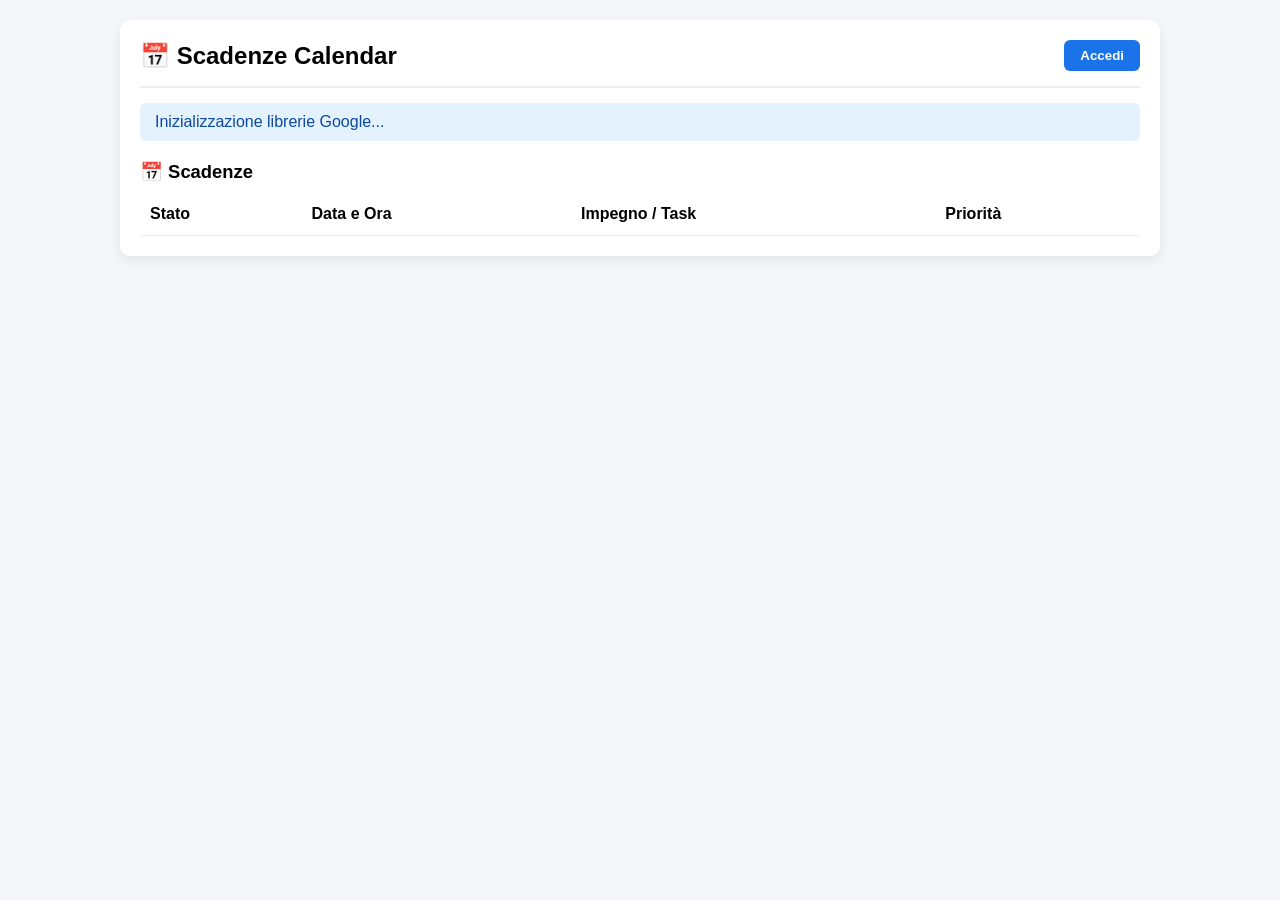
<file: index.html>
<!DOCTYPE html>
<html lang="it">
<head>
  <meta charset="UTF-8">
  <meta name="viewport" content="width=device-width, initial-scale=1.0">
  <title>Scadenze Calendar</title>
  <link rel="stylesheet" href="style.css">
</head>
<body>

  <div class="container">
    <header class="top-bar">
      <h1>📅 Scadenze Calendar</h1>
      <div class="actions">
        <button id="btn-refresh" class="btn btn-secondary" style="display: none;">🔄 Aggiorna</button>
        <button id="btn-settings" class="btn btn-secondary" style="display: none;">⚙️ Opzioni</button>
        <button id="btn-login" class="btn btn-primary">Accedi</button>
        <button id="btn-logout" class="btn btn-danger" style="display: none;">Esci</button>
      </div>
    </header>

    <div id="status-message" class="status-box">Inizializzazione librerie Google...</div>

    <!-- Pulsante grande per aggiungere un appunto -->
    <button id="btn-add-note" class="btn-add-note" style="display: none;">➕ Nuovo appunto</button>

    <!-- Appunti (in cima, prima delle scadenze) -->
    <section id="notes-section" class="section" style="display: none;">
      <h2 class="section-title">📝 Appunti <span id="notes-count" class="count-pill"></span></h2>
      <div id="notes-message" class="notes-message" style="display: none;"></div>
      <ul id="notes-list" class="notes-list"></ul>

      <details id="notes-done-wrap" class="notes-done" style="display: none;">
        <summary id="notes-done-summary">Completati</summary>
        <ul id="notes-done-list" class="notes-list"></ul>
      </details>
    </section>

    <!-- Tabella Scadenze -->
    <h2 class="section-title">📅 Scadenze</h2>
    <table class="task-table">
      <thead>
        <tr>
          <th>Stato</th>
          <th>Data e Ora</th>
          <th>Impegno / Task</th>
          <th>Priorità</th>
        </tr>
      </thead>
      <tbody id="task-list">
        <!-- Generato dinamicamente -->
      </tbody>
    </table>
  </div>

  <!-- Modal Nuovo / Modifica appunto -->
  <div id="note-modal" class="modal">
    <div class="modal-content">
      <h3 id="note-modal-title">Nuovo appunto</h3>
      <div class="form-group">
        <input type="text" id="note-input" placeholder="Es. Comprare trapano" maxlength="300" autocomplete="off">
      </div>
      <div class="modal-actions">
        <button id="btn-delete-note" class="btn btn-danger btn-delete-left" style="display: none;">🗑️ Elimina</button>
        <button id="btn-save-note" class="btn btn-primary">Salva</button>
        <button id="btn-close-note" class="btn btn-secondary">Annulla</button>
      </div>
    </div>
  </div>

  <!-- Modal Password Opzioni -->
  <div id="password-modal" class="modal">
    <div class="modal-content text-center">
      <h3>Area Riservata</h3>
      <p>Inserisci il PIN per accedere alle opzioni:</p>
      <input type="password" id="settings-pin" placeholder="PIN" maxlength="10">
      <div class="modal-actions">
        <button id="btn-confirm-pin" class="btn btn-primary">Conferma</button>
        <button id="btn-close-pin" class="btn btn-secondary">Annulla</button>
      </div>
    </div>
  </div>

 <!-- Modal Impostazioni Priorità e Intervallo -->
  <div id="settings-modal" class="modal">
    <div class="modal-content">
      <h3>⚙️ Configurazione Visualizzazione e Priorità</h3>
      <p class="subtitle">Personalizza l'intervallo temporale e i criteri di urgenza:</p>
      
      <div class="form-group">
        <label>Giorni passati da visualizzare:</label>
        <input type="number" id="days-past" value="30">
      </div>

      <div class="form-group">
        <label>Giorni futuri da visualizzare:</label>
        <input type="number" id="days-future" value="100">
      </div>

      <div class="form-group">
        <label>Considera URGENTE se entro (giorni):</label>
        <input type="number" id="days-urgent" value="10">
      </div>

      <div class="csv-actions">
        <h4>Gestione Backup CSV</h4>
        <button id="btn-export-csv" class="btn btn-small">💾 Esporta CSV</button>
        <label for="btn-import-csv" class="btn btn-small btn-secondary">📂 Importa CSV</label>
        <input type="file" id="btn-import-csv" accept=".csv" style="display: none;">
      </div>

      <div class="modal-actions">
        <button id="btn-save-settings" class="btn btn-primary">Salva e Applica</button>
        <button id="btn-close-settings" class="btn btn-secondary">Chiudi</button>
      </div>
    </div>
  </div>

  <!-- 1. PRIMA CARICHIAMO I SCRIPT LOCALI -->
  <script src="config.js"></script>
  <script src="google-api.js"></script>
  <script src="app.js"></script>

  <!-- 2. POI LE LIBRERIE GOOGLE (CHE CHIAMANO LE FUNZIONI DI GOOGLE-API.JS) -->
  <script src="https://accounts.google.com/gsi/client" onload="gisLoaded()" async defer></script>
  <script src="https://apis.google.com/js/api.js" onload="gapiLoaded()" async defer></script>
</body>
</html>
</file>
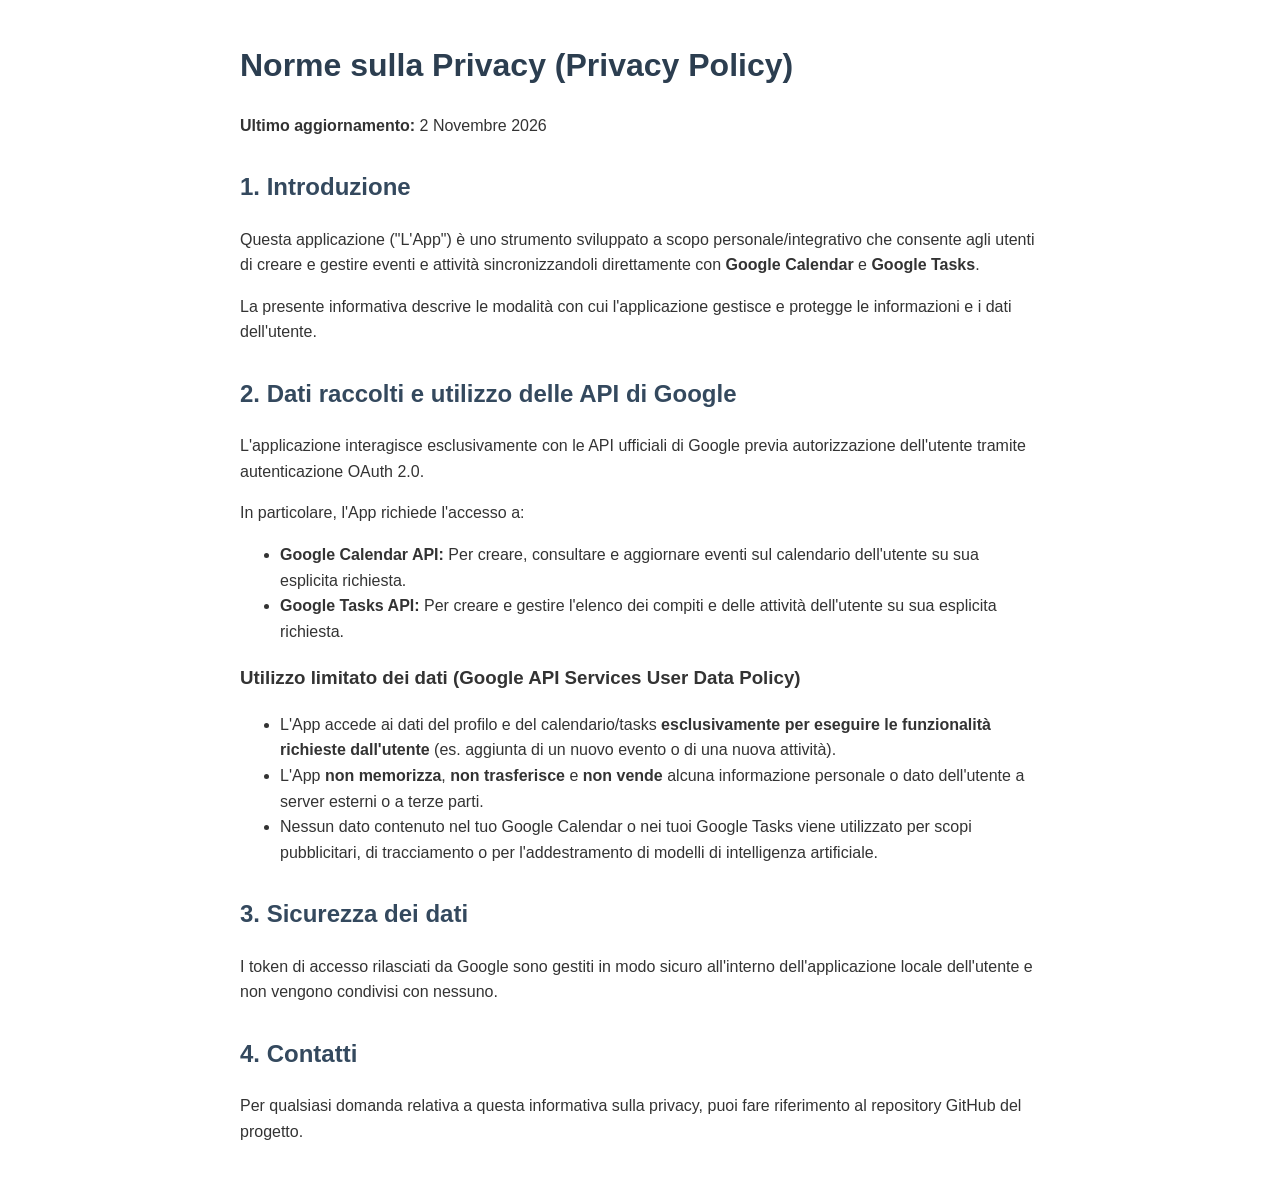
<file: privacy.html>
<!DOCTYPE html>
<html lang="it">
<head>
    <meta charset="UTF-8">
    <title>Norme sulla Privacy - EdilTorre</title>
    <style>
        body { font-family: Arial, sans-serif; max-width: 800px; margin: 40px auto; padding: 0 20px; line-height: 1.6; color: #333; }
        h1 { color: #2c3e50; }
        h2 { color: #34495e; margin-top: 30px; }
    </style>
</head>
<body>
    <h1>Norme sulla Privacy (Privacy Policy)</h1>
    <p><strong>Ultimo aggiornamento:</strong> 2 Novembre 2026</p>

    <h2>1. Introduzione</h2>
    <p>Questa applicazione ("L'App") è uno strumento sviluppato a scopo personale/integrativo che consente agli utenti di creare e gestire eventi e attività sincronizzandoli direttamente con <strong>Google Calendar</strong> e <strong>Google Tasks</strong>.</p>
    <p>La presente informativa descrive le modalità con cui l'applicazione gestisce e protegge le informazioni e i dati dell'utente.</p>

    <h2>2. Dati raccolti e utilizzo delle API di Google</h2>
    <p>L'applicazione interagisce esclusivamente con le API ufficiali di Google previa autorizzazione dell'utente tramite autenticazione OAuth 2.0.</p>
    <p>In particolare, l'App richiede l'accesso a:</p>
    <ul>
        <li><strong>Google Calendar API:</strong> Per creare, consultare e aggiornare eventi sul calendario dell'utente su sua esplicita richiesta.</li>
        <li><strong>Google Tasks API:</strong> Per creare e gestire l'elenco dei compiti e delle attività dell'utente su sua esplicita richiesta.</li>
    </ul>

    <h3>Utilizzo limitato dei dati (Google API Services User Data Policy)</h3>
    <ul>
        <li>L'App accede ai dati del profilo e del calendario/tasks <strong>esclusivamente per eseguire le funzionalità richieste dall'utente</strong> (es. aggiunta di un nuovo evento o di una nuova attività).</li>
        <li>L'App <strong>non memorizza</strong>, <strong>non trasferisce</strong> e <strong>non vende</strong> alcuna informazione personale o dato dell'utente a server esterni o a terze parti.</li>
        <li>Nessun dato contenuto nel tuo Google Calendar o nei tuoi Google Tasks viene utilizzato per scopi pubblicitari, di tracciamento o per l'addestramento di modelli di intelligenza artificiale.</li>
    </ul>

    <h2>3. Sicurezza dei dati</h2>
    <p>I token di accesso rilasciati da Google sono gestiti in modo sicuro all'interno dell'applicazione locale dell'utente e non vengono condivisi con nessuno.</p>

    <h2>4. Contatti</h2>
    <p>Per qualsiasi domanda relativa a questa informativa sulla privacy, puoi fare riferimento al repository GitHub del progetto.</p>
</body>
</html>
</file>
<file: style.css>
:root {
  /* SCADUTO - Rosso */
  --color-scaduto-bg: #ffebee;
  --color-scaduto-text: #c62828;
  --color-scaduto-highlight: #ffcdd2;

  /* URGENTE - Giallo / Arancio */
  --color-urgente-bg: #fff8e1;
  --color-urgente-text: #b78103;
  --color-urgente-highlight: #ffe082;

  /* FUTURO - Verde */
  --color-futuro-bg: #e8f5e9;
  --color-futuro-text: #2e7d32;
  --color-futuro-highlight: #c8e6c9;

  /* COMPLETATO - Grigio */
  --color-completato-bg: #eeeeee;
  --color-completato-text: #616161;
  --color-completato-highlight: #e0e0e0;
}

body {
  font-family: 'Segoe UI', Tahoma, Geneva, Verdana, sans-serif;
  background-color: #f4f6f9;
  margin: 0;
  padding: 20px;
}

.container {
  max-width: 1000px;
  margin: 0 auto;
  background: white;
  padding: 20px;
  border-radius: 10px;
  box-shadow: 0 4px 12px rgba(0,0,0,0.08);
}

.top-bar {
  display: flex;
  justify-content: space-between;
  align-items: center;
  flex-wrap: wrap;
  gap: 10px;
  border-bottom: 2px solid #eee;
  padding-bottom: 15px;
  margin-bottom: 15px;
}

.top-bar h1 {
  margin: 0;
  font-size: 1.5rem;
}

.actions { display: flex; flex-wrap: wrap; gap: 10px; }

.btn {
  padding: 8px 16px;
  border: none;
  border-radius: 6px;
  cursor: pointer;
  font-weight: 600;
}

.btn-primary { background: #1a73e8; color: white; }
.btn-secondary { background: #e0e0e0; color: #333; }
.btn-danger { background: #d32f2f; color: white; }
.btn-small { padding: 6px 12px; font-size: 0.85rem; }

.status-box {
  padding: 10px 15px;
  border-radius: 6px;
  background-color: #e3f2fd;
  color: #0d47a1;
  margin-bottom: 20px;
}

/* ---------- Pulsante grande "Nuovo appunto" ---------- */
.btn-add-note {
  display: block;
  width: 100%;
  padding: 22px 16px;
  margin: 0 0 20px;
  font-size: 1.4rem;
  font-weight: 700;
  color: white;
  background: #1a73e8;
  border: none;
  border-radius: 14px;
  box-shadow: 0 4px 12px rgba(26, 115, 232, 0.35);
  cursor: pointer;
  -webkit-tap-highlight-color: transparent;
}

.btn-add-note:active {
  transform: scale(0.98);
  background: #1557b0;
}

/* ---------- Titoli di sezione ---------- */
.section { margin-bottom: 10px; }

.section-title {
  font-size: 1.15rem;
  margin: 20px 0 10px;
}

.count-pill {
  display: inline-block;
  min-width: 22px;
  padding: 1px 8px;
  margin-left: 6px;
  border-radius: 12px;
  background: #fbc02d;
  color: #333;
  font-size: 0.85rem;
  text-align: center;
}

.count-pill:empty { display: none; }

/* ---------- Appunti ---------- */
.notes-list {
  list-style: none;
  margin: 0;
  padding: 0;
}

.note-item {
  display: flex;
  align-items: center;
  gap: 14px;
  padding: 12px 12px;
  margin-bottom: 8px;
  background: #fffde7;
  border-left: 5px solid #fbc02d;
  border-radius: 8px;
}

.note-checkbox {
  flex-shrink: 0;
  width: 26px;
  height: 26px;
  cursor: pointer;
}

.note-text {
  flex: 1;
  padding: 6px 0;
  background: none;
  border: none;
  font: inherit;
  font-size: 1.05rem;
  font-weight: 600;
  text-align: left;
  color: #222;
  cursor: pointer;
  word-break: break-word;
}

.note-item.note-done {
  background: #f5f5f5;
  border-left-color: #bdbdbd;
  opacity: 0.75;
}

.note-item.note-done .note-text {
  text-decoration: line-through;
  font-style: italic;
  font-weight: 500;
  color: #616161;
}

.notes-empty {
  padding: 14px;
  color: #777;
  background: #fafafa;
  border-radius: 8px;
}

.notes-message {
  padding: 10px 14px;
  margin-bottom: 10px;
  border-radius: 6px;
  background: #f8d7da;
  color: #721c24;
}

.notes-done { margin-top: 12px; }

.notes-done summary {
  padding: 8px 0;
  color: #666;
  font-weight: 600;
  cursor: pointer;
}

/* ---------- Tabella scadenze ---------- */
.task-table {
  width: 100%;
  border-collapse: collapse;
}

.task-table th, .task-table td {
  padding: 12px 10px;
  text-align: left;
  border-bottom: 1px solid #eee;
}

.task-checkbox {
  width: 20px;
  height: 20px;
  cursor: pointer;
}

/* Evidenziazione visiva sul Nome dell'Impegno */
.task-title {
  padding: 4px 8px;
  border-radius: 4px;
  font-weight: 600;
  display: inline-block;
}

.task-title.scaduto {
  background-color: var(--color-scaduto-highlight);
  color: var(--color-scaduto-text);
}

.task-title.urgente {
  background-color: var(--color-urgente-highlight);
  color: var(--color-urgente-text);
}

.task-title.futuro {
  background-color: var(--color-futuro-highlight);
  color: var(--color-futuro-text);
}

/* Badge Priorità */
.badge {
  padding: 4px 10px;
  border-radius: 12px;
  font-size: 0.8rem;
  font-weight: bold;
}

.badge-scaduto { background: var(--color-scaduto-bg); color: var(--color-scaduto-text); }
.badge-urgente { background: var(--color-urgente-bg); color: var(--color-urgente-text); }
.badge-futuro { background: var(--color-futuro-bg); color: var(--color-futuro-text); }

/* ---------- Modal ---------- */
.modal {
  display: none;
  position: fixed;
  top: 0; left: 0; width: 100%; height: 100%;
  background: rgba(0,0,0,0.5);
  justify-content: center;
  align-items: center;
  z-index: 100;
}

.modal.active { display: flex; }

.modal-content {
  background: white;
  padding: 25px;
  border-radius: 8px;
  width: 380px;
  max-width: 90%;
  max-height: 90vh;
  overflow-y: auto;
  box-sizing: border-box;
}

.text-center { text-align: center; }

.subtitle {
  color: #666;
  font-size: 0.9rem;
}

.form-group { margin-bottom: 15px; }

.form-group label {
  display: block;
  font-size: 0.9rem;
  margin-bottom: 5px;
}

.form-group input,
.modal-content input[type="password"] {
  width: 100%;
  padding: 8px;
  border: 1px solid #ccc;
  border-radius: 4px;
  box-sizing: border-box;
}

/* Campo appunto: testo grande (evita lo zoom automatico su iPhone) */
#note-input {
  padding: 12px;
  font-size: 16px;
}

.modal-actions {
  display: flex;
  justify-content: flex-end;
  gap: 10px;
  margin-top: 20px;
}

.btn-delete-left { margin-right: auto; }

.csv-actions {
  border-top: 1px solid #ddd;
  margin-top: 15px;
  padding-top: 10px;
}

/* Stile per gli impegni completati (FATTO) */
tr.task-completed {
  opacity: 0.65; /* Rende l'intera riga leggermente trasparente */
}

.task-title.completato {
  background-color: var(--color-completato-highlight);
  color: var(--color-completato-text);
  text-decoration: line-through; /* Testo sbarrato */
  font-style: italic;
}

.badge-completato {
  background: var(--color-completato-bg);
  color: var(--color-completato-text);
  text-decoration: none; /* Mantiene il badge pulito */
}

/* Smartphone */
@media (max-width: 600px) {
  body { padding: 8px; }
  .container { padding: 12px; }
  .top-bar h1 { font-size: 1.2rem; }
  .task-table th, .task-table td {
    padding: 8px 4px;
    font-size: 0.85rem;
  }
  .badge { font-size: 0.7rem; padding: 3px 7px; }
}
</file>
